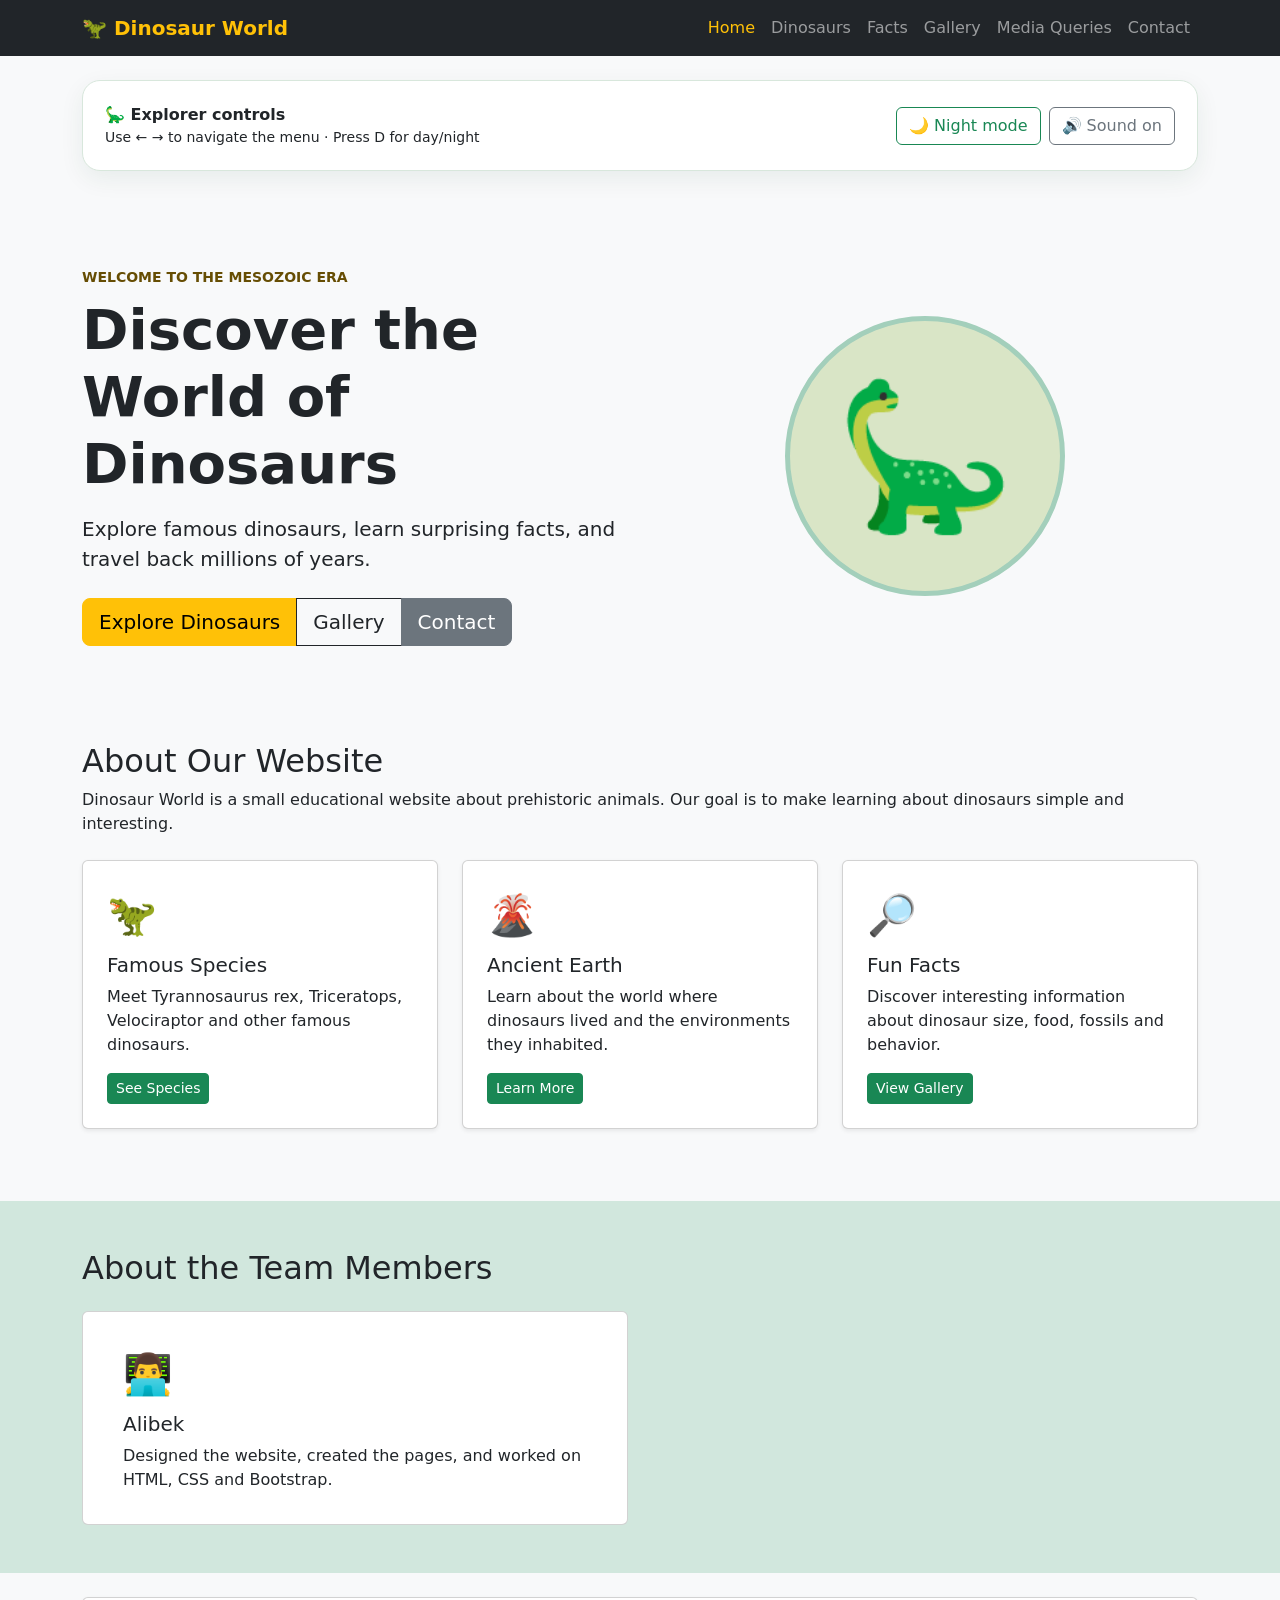
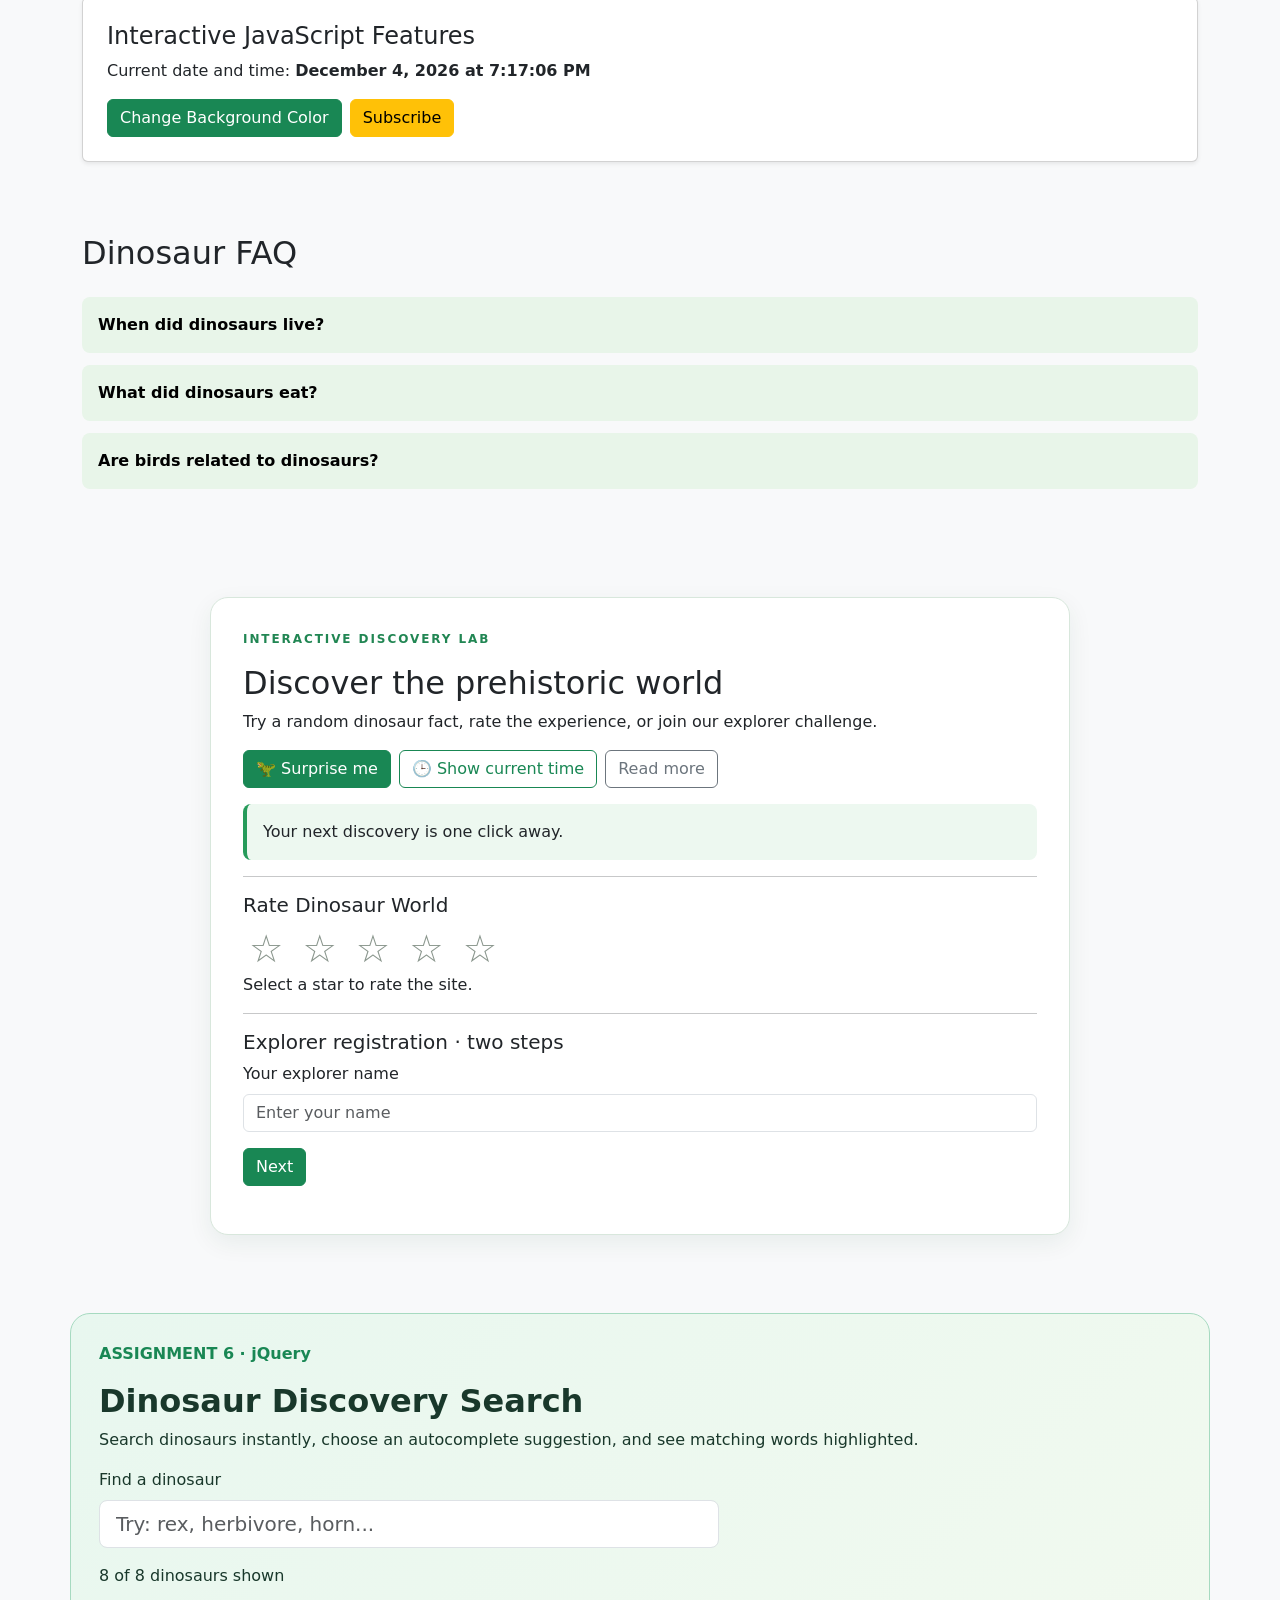
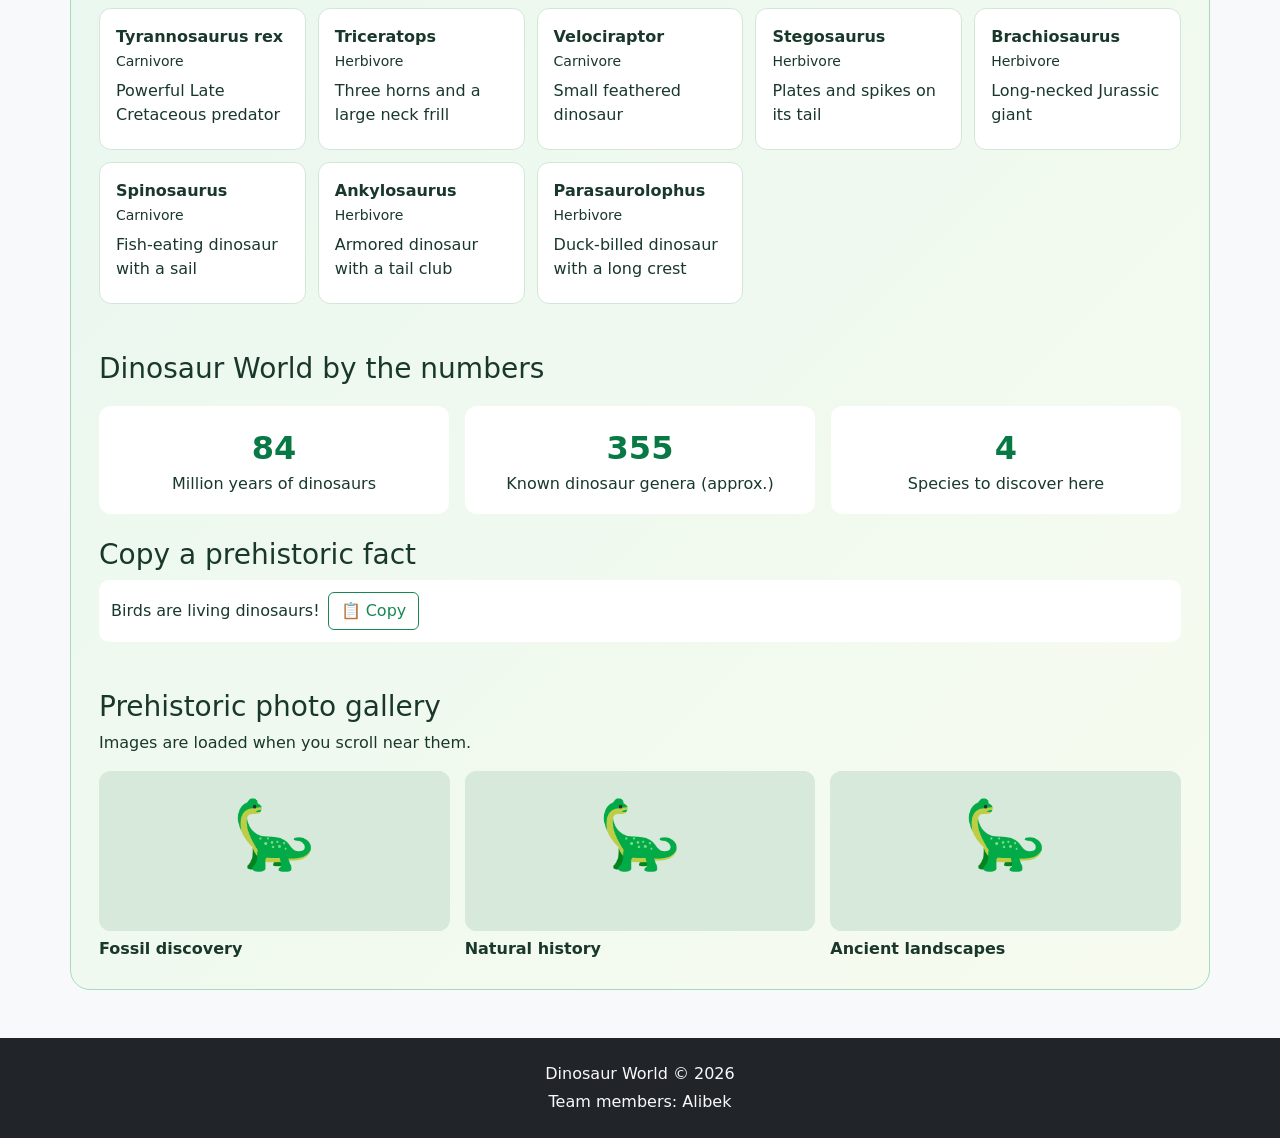
<file: dinosaur_world_bootstrap/index.html>
<!DOCTYPE html>
<html lang="en">
<head>
    <meta charset="UTF-8">
    <meta name="viewport" content="width=device-width, initial-scale=1">
    <title>Dinosaur World - Home</title>
    <link rel="stylesheet" href="css/bootstrap.min.css">
    <link rel="stylesheet" href="css/style.css">
<link rel="stylesheet" href="css/assignment6.css">
<script src="https://code.jquery.com/jquery-3.7.1.min.js"></script>
<script defer src="js/assignment6.js"></script>
</head>
<body class="bg-body-tertiary">
<a class="visually-hidden-focusable" href="#main">Skip to content</a>
<header>
    <nav class="navbar navbar-expand-lg navbar-dark bg-dark sticky-top" aria-label="Main navigation">
        <div class="container">
            <a class="navbar-brand fw-bold text-warning" href="index.html">🦖 Dinosaur World</a>
            <button class="navbar-toggler" type="button" data-bs-toggle="collapse" data-bs-target="#navMenu" aria-controls="navMenu" aria-expanded="false" aria-label="Toggle navigation">
                <span class="navbar-toggler-icon"></span>
            </button>
            <div class="collapse navbar-collapse" id="navMenu">
                <ul class="navbar-nav ms-auto mb-2 mb-lg-0"><li class="nav-item"><a class="nav-link active text-warning" href="index.html" aria-current="page">Home</a></li><li class="nav-item"><a class="nav-link" href="dinosaurs.html">Dinosaurs</a></li><li class="nav-item"><a class="nav-link" href="facts.html">Facts</a></li><li class="nav-item"><a class="nav-link" href="gallery.html">Gallery</a></li><li class="nav-item"><a class="nav-link" href="responsive.html">Media Queries</a></li><li class="nav-item"><a class="nav-link" href="contact.html">Contact</a></li></ul>
            </div>
        </div>
    </nav>
</header>
<section class="container py-4" aria-label="Assignment 5 controls"><div class="d-flex align-items-center justify-content-between flex-wrap gap-3 a5-toolbar"><div><strong>🦕 Explorer controls</strong><div class="small">Use ← → to navigate the menu · Press D for day/night</div></div><div class="d-flex gap-2"><button type="button" id="themeToggle" class="btn btn-outline-success">🌙 Night mode</button><button type="button" id="soundToggle" class="btn btn-outline-secondary" aria-pressed="true">🔊 Sound on</button></div></div></section>
<main id="main">
    <section class="container py-5 mt-lg-4">
        <div class="row align-items-center g-4">
            <div class="col-12 col-lg-6 text-center text-lg-start">
                <p class="text-warning-emphasis fw-bold small mb-2">WELCOME TO THE MESOZOIC ERA</p>
                <h1 class="display-4 fw-bold mb-3">Discover the World of Dinosaurs</h1>
                <p class="lead mb-4">Explore famous dinosaurs, learn surprising facts, and travel back millions of years.</p>
                <div class="btn-group" role="group" aria-label="Quick links">
                    <a class="btn btn-warning btn-lg" href="dinosaurs.html">Explore Dinosaurs</a>
                    <a class="btn btn-outline-dark btn-lg" href="gallery.html">Gallery</a>
                    <a class="btn btn-secondary btn-lg" href="contact.html">Contact</a>
                </div>
            </div>
            <div class="col-12 col-lg-6 d-flex justify-content-center">
                <div class="hero-dino d-flex align-items-center justify-content-center rounded-circle border border-5 border-success-subtle" role="img" aria-label="Sauropod dinosaur">🦕</div>
            </div>
        </div>
    </section>

    <section class="container py-4 py-lg-5">
        <h2 class="mb-2">About Our Website</h2>
        <p class="mb-4">Dinosaur World is a small educational website about prehistoric animals. Our goal is to make learning about dinosaurs simple and interesting.</p>
        <div class="row g-3 g-lg-4">
            <div class="col-12 col-md-6 col-lg-4">
                <article class="card h-100 shadow-sm">
                    <div class="card-body d-flex flex-column p-4">
                        <div class="fs-1 mb-2"><span role="img" aria-label="Tyrannosaurus rex icon">🦖</span></div>
                        <h3 class="card-title h5">Famous Species</h3>
                        <p class="card-text flex-grow-1">Meet Tyrannosaurus rex, Triceratops, Velociraptor and other famous dinosaurs.</p>
                        <a class="btn btn-success btn-sm align-self-start" href="dinosaurs.html">See Species</a>
                    </div>
                </article>
            </div>
            <div class="col-12 col-md-6 col-lg-4">
                <article class="card h-100 shadow-sm">
                    <div class="card-body d-flex flex-column p-4">
                        <div class="fs-1 mb-2"><span role="img" aria-label="Volcano icon">🌋</span></div>
                        <h3 class="card-title h5">Ancient Earth</h3>
                        <p class="card-text flex-grow-1">Learn about the world where dinosaurs lived and the environments they inhabited.</p>
                        <a class="btn btn-success btn-sm align-self-start" href="facts.html">Learn More</a>
                    </div>
                </article>
            </div>
            <div class="col-12 col-md-6 col-lg-4">
                <article class="card h-100 shadow-sm">
                    <div class="card-body d-flex flex-column p-4">
                        <div class="fs-1 mb-2"><span role="img" aria-label="Magnifier icon">🔎</span></div>
                        <h3 class="card-title h5">Fun Facts</h3>
                        <p class="card-text flex-grow-1">Discover interesting information about dinosaur size, food, fossils and behavior.</p>
                        <a class="btn btn-success btn-sm align-self-start" href="gallery.html">View Gallery</a>
                    </div>
                </article>
            </div>
        </div>
    </section>

    <section class="bg-success-subtle py-5 mt-4">
        <div class="container">
            <h2 class="mb-4">About the Team Members</h2>
            <div class="row g-4">
                <div class="col-12 col-sm-8 col-md-6">
                    <div class="card p-3 px-sm-4">
                        <div class="card-body text-center text-sm-start">
                            <div class="fs-1 mb-2"><span role="img" aria-label="Developer">👨‍💻</span></div>
                            <h3 class="h5">Alibek</h3>
                            <p class="mb-0">Designed the website, created the pages, and worked on HTML, CSS and Bootstrap.</p>
                        </div>
                    </div>
                </div>
            </div>
        </div>
    </section>
<section class="container py-4"><div class="card shadow-sm p-4"><h2 class="h4">Interactive JavaScript Features</h2><p>Current date and time: <strong id="currentDateTime" aria-live="off"></strong></p><div class="d-flex flex-wrap gap-2"><button type="button" class="btn btn-success" id="changeColor">Change Background Color</button><button type="button" class="btn btn-warning" id="openSubscribe">Subscribe</button></div></div></section><div class="popup-overlay" id="subscribeModal" hidden><div class="popup-box" role="dialog" aria-modal="true" aria-labelledby="popupTitle"><div class="d-flex justify-content-between align-items-center"><h2 class="h4" id="popupTitle">Subscribe to Dinosaur News</h2><button type="button" class="btn-close" id="closeSubscribe" aria-label="Close"></button></div><form id="subscribeForm"><label for="subscribeEmail" class="form-label mt-3">Email address</label><input type="email" class="form-control" id="subscribeEmail" required placeholder="you@example.com"><button class="btn btn-success mt-3" type="submit">Subscribe</button><p id="subscribeStatus" class="mt-2" aria-live="polite"></p></form></div></div><section class="container py-5" aria-label="Frequently asked questions"><h2 class="mb-4">Dinosaur FAQ</h2><div class="faq-item"><button class="faq-question" aria-expanded="false" aria-controls="faq1">When did dinosaurs live?</button><div class="faq-answer" id="faq1"><p>Dinosaurs lived during the Mesozoic Era, around 230 to 66 million years ago.</p></div></div><div class="faq-item"><button class="faq-question" aria-expanded="false" aria-controls="faq2">What did dinosaurs eat?</button><div class="faq-answer" id="faq2"><p>Some dinosaurs ate plants, while others hunted animals.</p></div></div><div class="faq-item"><button class="faq-question" aria-expanded="false" aria-controls="faq3">Are birds related to dinosaurs?</button><div class="faq-answer" id="faq3"><p>Yes. Modern birds evolved from theropod dinosaurs.</p></div></div></section><section class="container py-5"><div class="a5-panel"><p class="a5-eyebrow">INTERACTIVE DISCOVERY LAB</p><h2>Discover the prehistoric world</h2><p>Try a random dinosaur fact, rate the experience, or join our explorer challenge.</p><div class="d-flex flex-wrap gap-2 mb-3"><button id="randomFact" class="btn btn-success">🦖 Surprise me</button><button id="showTime" class="btn btn-outline-success">🕒 Show current time</button><button id="readMore" class="btn btn-outline-secondary" aria-expanded="false">Read more</button></div><p id="factOutput" class="a5-result" aria-live="polite">Your next discovery is one click away.</p><p id="timeOutput" aria-live="polite"></p><div id="extraInfo" hidden>Dinosaurs lived on Earth for over 160 million years. Birds are the only surviving dinosaur lineage.</div><hr><h3 class="h5">Rate Dinosaur World</h3><div id="ratingStars" class="a5-stars" aria-label="Rate from one to five stars"><button data-rating="1" aria-label="1 star">☆</button><button data-rating="2" aria-label="2 stars">☆</button><button data-rating="3" aria-label="3 stars">☆</button><button data-rating="4" aria-label="4 stars">☆</button><button data-rating="5" aria-label="5 stars">☆</button></div><p id="ratingMessage" aria-live="polite">Select a star to rate the site.</p><hr><h3 class="h5">Explorer registration · two steps</h3><form id="explorerForm"><div class="a5-step" data-step="0"><label for="explorerName" class="form-label">Your explorer name</label><input id="explorerName" class="form-control" required maxlength="50" placeholder="Enter your name"></div><div class="a5-step" data-step="1" hidden><label for="explorerDino" class="form-label">Favorite dinosaur</label><select id="explorerDino" class="form-select"><option>Tyrannosaurus rex</option><option>Triceratops</option><option>Stegosaurus</option><option>Velociraptor</option></select></div><div class="d-flex gap-2 mt-3"><button type="button" id="stepBack" class="btn btn-outline-secondary" hidden>Back</button><button type="button" id="stepNext" class="btn btn-success">Next</button><button type="submit" id="stepFinish" class="btn btn-success" hidden>Finish</button></div></form><p id="explorerStatus" class="mt-3" role="status"></p></div></section>
<section class="container a6-lab" id="assignment6"><p class="text-success fw-bold">ASSIGNMENT 6 · jQuery</p><h2>Dinosaur Discovery Search</h2><p>Search dinosaurs instantly, choose an autocomplete suggestion, and see matching words highlighted.</p><div class="a6-search-wrap"><label for="a6-search" class="form-label">Find a dinosaur</label><input id="a6-search" class="form-control form-control-lg" autocomplete="off" placeholder="Try: rex, herbivore, horn..." aria-controls="a6-suggestions" aria-expanded="false"><div id="a6-suggestions" class="a6-suggestions" role="listbox" hidden></div></div><p id="a6-count" class="mt-3" aria-live="polite"></p><div class="a6-grid" id="a6-results"><article class="a6-item" data-search="Tyrannosaurus rex Carnivore Powerful Late Cretaceous predator"><strong class="a6-highlight">Tyrannosaurus rex</strong><small>Carnivore</small><p class="a6-highlight">Powerful Late Cretaceous predator</p></article><article class="a6-item" data-search="Triceratops Herbivore Three horns and a large neck frill"><strong class="a6-highlight">Triceratops</strong><small>Herbivore</small><p class="a6-highlight">Three horns and a large neck frill</p></article><article class="a6-item" data-search="Velociraptor Carnivore Small feathered dinosaur"><strong class="a6-highlight">Velociraptor</strong><small>Carnivore</small><p class="a6-highlight">Small feathered dinosaur</p></article><article class="a6-item" data-search="Stegosaurus Herbivore Plates and spikes on its tail"><strong class="a6-highlight">Stegosaurus</strong><small>Herbivore</small><p class="a6-highlight">Plates and spikes on its tail</p></article><article class="a6-item" data-search="Brachiosaurus Herbivore Long-necked Jurassic giant"><strong class="a6-highlight">Brachiosaurus</strong><small>Herbivore</small><p class="a6-highlight">Long-necked Jurassic giant</p></article><article class="a6-item" data-search="Spinosaurus Carnivore Fish-eating dinosaur with a sail"><strong class="a6-highlight">Spinosaurus</strong><small>Carnivore</small><p class="a6-highlight">Fish-eating dinosaur with a sail</p></article><article class="a6-item" data-search="Ankylosaurus Herbivore Armored dinosaur with a tail club"><strong class="a6-highlight">Ankylosaurus</strong><small>Herbivore</small><p class="a6-highlight">Armored dinosaur with a tail club</p></article><article class="a6-item" data-search="Parasaurolophus Herbivore Duck-billed dinosaur with a long crest"><strong class="a6-highlight">Parasaurolophus</strong><small>Herbivore</small><p class="a6-highlight">Duck-billed dinosaur with a long crest</p></article></div><h3 class="mt-5">Dinosaur World by the numbers</h3><div class="a6-stats"><div class="a6-stat"><strong class="a6-counter" data-target="165">0</strong>Million years of dinosaurs</div><div class="a6-stat"><strong class="a6-counter" data-target="700">0</strong>Known dinosaur genera (approx.)</div><div class="a6-stat"><strong class="a6-counter" data-target="8">0</strong>Species to discover here</div></div><h3 class="mt-4">Copy a prehistoric fact</h3><div class="a6-copy"><span id="a6-fact">Birds are living dinosaurs!</span><button id="a6-copy" class="btn btn-outline-success" type="button">📋 Copy</button><span id="a6-tooltip" class="a6-tooltip" role="status"></span></div><h3 class="mt-5">Prehistoric photo gallery</h3><p>Images are loaded when you scroll near them.</p><div class="a6-lazy-grid"><figure><img class="a6-lazy" data-src="data:image/svg+xml,%3Csvg%20xmlns%3D%22http%3A//www.w3.org/2000/svg%22%20width%3D%22520%22%20height%3D%22320%22%3E%3Crect%20width%3D%22520%22%20height%3D%22320%22%20fill%3D%22%23d7e9db%22/%3E%3Ctext%20x%3D%22260%22%20y%3D%22170%22%20font-size%3D%22100%22%20text-anchor%3D%22middle%22%3E%F0%9F%A6%95%3C/text%3E%3C/svg%3E" alt="Fossil discovery illustration" width="260" height="160"><figcaption>Fossil discovery</figcaption></figure><figure><img class="a6-lazy" data-src="data:image/svg+xml,%3Csvg%20xmlns%3D%22http%3A//www.w3.org/2000/svg%22%20width%3D%22520%22%20height%3D%22320%22%3E%3Crect%20width%3D%22520%22%20height%3D%22320%22%20fill%3D%22%23d7e9db%22/%3E%3Ctext%20x%3D%22260%22%20y%3D%22170%22%20font-size%3D%22100%22%20text-anchor%3D%22middle%22%3E%F0%9F%A6%95%3C/text%3E%3C/svg%3E" alt="Natural history illustration" width="260" height="160"><figcaption>Natural history</figcaption></figure><figure><img class="a6-lazy" data-src="data:image/svg+xml,%3Csvg%20xmlns%3D%22http%3A//www.w3.org/2000/svg%22%20width%3D%22520%22%20height%3D%22320%22%3E%3Crect%20width%3D%22520%22%20height%3D%22320%22%20fill%3D%22%23d7e9db%22/%3E%3Ctext%20x%3D%22260%22%20y%3D%22170%22%20font-size%3D%22100%22%20text-anchor%3D%22middle%22%3E%F0%9F%A6%95%3C/text%3E%3C/svg%3E" alt="Ancient landscapes illustration" width="260" height="160"><figcaption>Ancient landscapes</figcaption></figure></div></section>
</main>
<footer class="bg-dark text-light text-center py-4 mt-5">
    <p class="mb-1">Dinosaur World © 2026</p>
    <p class="mb-0">Team members: Alibek</p>
</footer>
<script src="js/bootstrap.bundle.min.js"></script>
<script src="js/assignment4.js"></script>
<script src="js/assignment5.js"></script>
<div id="a6-progress" aria-hidden="true"></div>
</body>
</html>
</file>
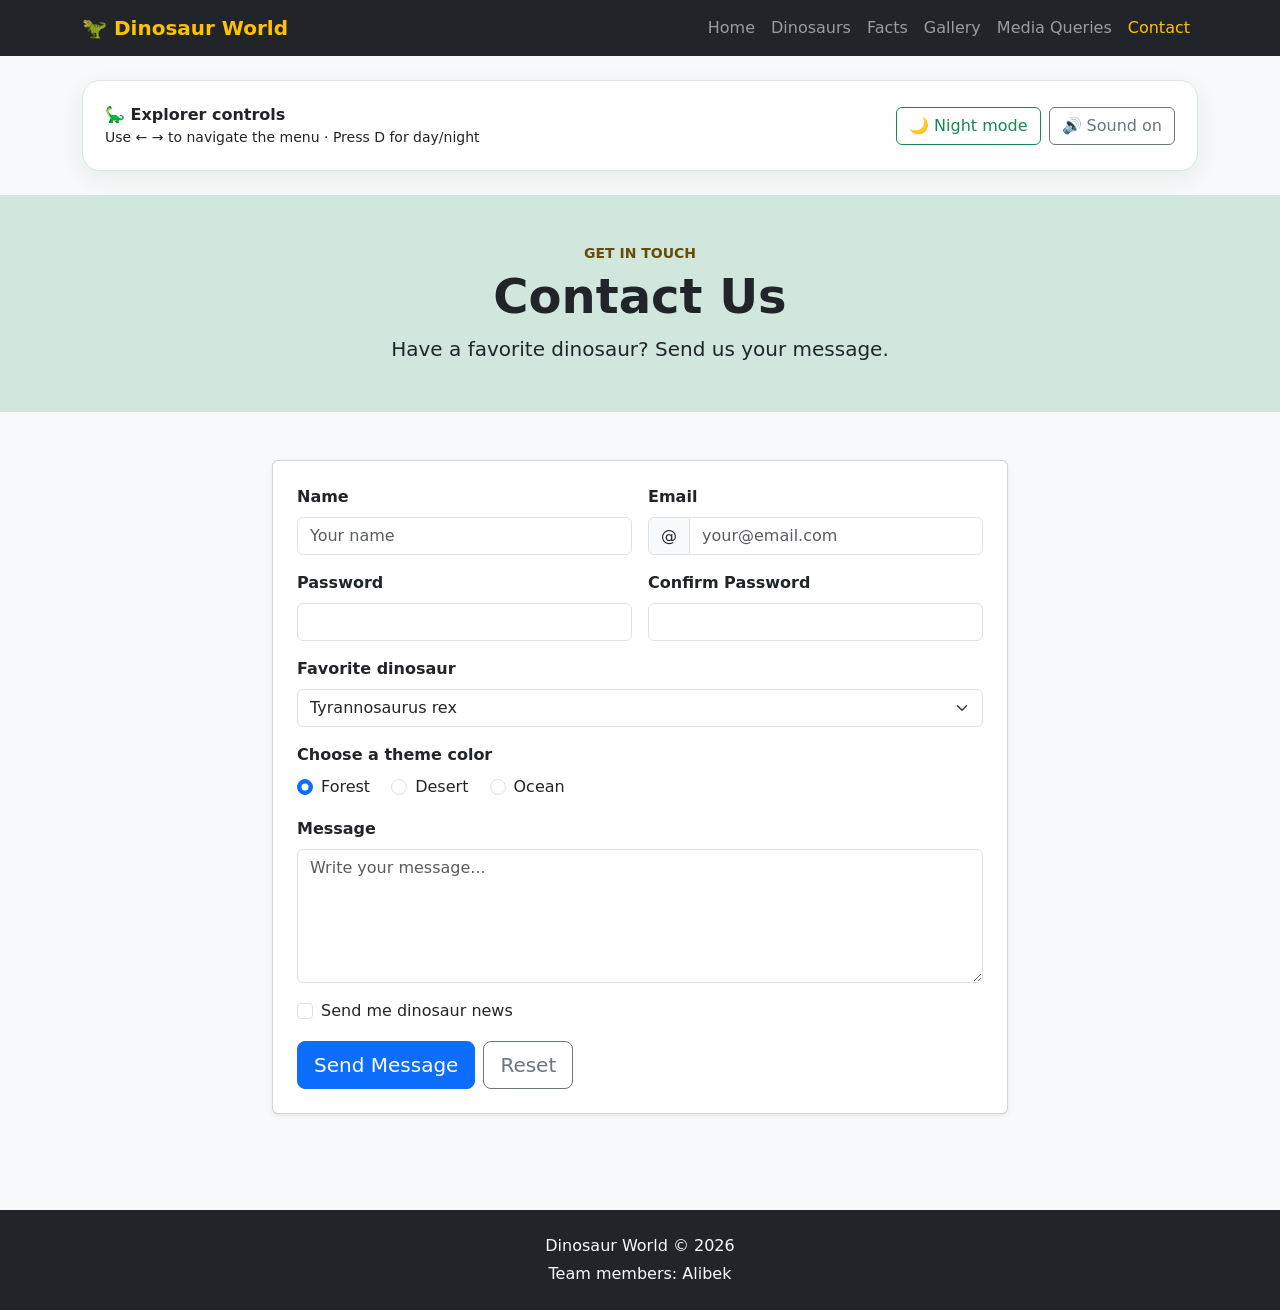
<file: dinosaur_world_bootstrap/contact.html>
<!DOCTYPE html>
<html lang="en">
<head>
    <meta charset="UTF-8">
    <meta name="viewport" content="width=device-width, initial-scale=1">
    <title>Dinosaur World - Contact</title>
    <link rel="stylesheet" href="css/bootstrap.min.css">
    <link rel="stylesheet" href="css/style.css">
<link rel="stylesheet" href="css/assignment6.css">
<script src="https://code.jquery.com/jquery-3.7.1.min.js"></script>
<script defer src="js/assignment6.js"></script>
</head>
<body class="bg-body-tertiary">
<a class="visually-hidden-focusable" href="#main">Skip to content</a>
<header>
    <nav class="navbar navbar-expand-lg navbar-dark bg-dark sticky-top" aria-label="Main navigation">
        <div class="container">
            <a class="navbar-brand fw-bold text-warning" href="index.html">🦖 Dinosaur World</a>
            <button class="navbar-toggler" type="button" data-bs-toggle="collapse" data-bs-target="#navMenu" aria-controls="navMenu" aria-expanded="false" aria-label="Toggle navigation">
                <span class="navbar-toggler-icon"></span>
            </button>
            <div class="collapse navbar-collapse" id="navMenu">
                <ul class="navbar-nav ms-auto mb-2 mb-lg-0"><li class="nav-item"><a class="nav-link" href="index.html">Home</a></li><li class="nav-item"><a class="nav-link" href="dinosaurs.html">Dinosaurs</a></li><li class="nav-item"><a class="nav-link" href="facts.html">Facts</a></li><li class="nav-item"><a class="nav-link" href="gallery.html">Gallery</a></li><li class="nav-item"><a class="nav-link" href="responsive.html">Media Queries</a></li><li class="nav-item"><a class="nav-link active text-warning" href="contact.html" aria-current="page">Contact</a></li></ul>
            </div>
        </div>
    </nav>
</header>
<section class="container py-4" aria-label="Assignment 5 controls"><div class="d-flex align-items-center justify-content-between flex-wrap gap-3 a5-toolbar"><div><strong>🦕 Explorer controls</strong><div class="small">Use ← → to navigate the menu · Press D for day/night</div></div><div class="d-flex gap-2"><button type="button" id="themeToggle" class="btn btn-outline-success">🌙 Night mode</button><button type="button" id="soundToggle" class="btn btn-outline-secondary" aria-pressed="true">🔊 Sound on</button></div></div></section>
<main id="main">
    <section class="bg-success-subtle text-center py-5 px-3">
        <p class="text-warning-emphasis fw-bold small mb-1">GET IN TOUCH</p>
        <h1 class="display-5 fw-bold">Contact Us</h1>
        <p class="lead mb-0">Have a favorite dinosaur? Send us your message.</p>
    </section>

    <section class="container py-5">
        <div class="row justify-content-center">
            <div class="col-12 col-md-10 col-lg-8">
                <form id="validatedForm" class="card card-body p-3 p-md-4 shadow-sm" novalidate>
                    <div class="row g-3">
                        <div class="col-12 col-md-6">
                            <label for="name" class="form-label fw-bold">Name</label>
                            <input type="text" class="form-control" id="name" name="name" placeholder="Your name" required>
                        </div>
                        <div class="col-12 col-md-6">
                            <label for="email" class="form-label fw-bold">Email</label>
                            <div class="input-group">
                                <span class="input-group-text" id="at">@</span>
                                <input type="email" class="form-control" id="email" name="email" placeholder="your@email.com" aria-describedby="at" required>
                            </div>
                        </div>
                        <div class="col-12 col-md-6"><label for="password" class="form-label fw-bold">Password</label><input type="password" class="form-control" id="password" minlength="8" required></div><div class="col-12 col-md-6"><label for="confirmPassword" class="form-label fw-bold">Confirm Password</label><input type="password" class="form-control" id="confirmPassword" required></div><div class="col-12">
                            <label for="dinosaur" class="form-label fw-bold">Favorite dinosaur</label>
                            <select class="form-select" id="dinosaur" name="dinosaur">
                                <option>Tyrannosaurus rex</option><option>Triceratops</option><option>Velociraptor</option><option>Brachiosaurus</option>
                            </select>
                        </div>
                        <fieldset class="col-12">
                            <legend class="form-label fw-bold fs-6">Choose a theme color</legend>
                            <div class="form-check form-check-inline"><input class="form-check-input" type="radio" name="theme" id="forest" value="forest" checked><label class="form-check-label" for="forest">Forest</label></div>
                            <div class="form-check form-check-inline"><input class="form-check-input" type="radio" name="theme" id="desert" value="desert"><label class="form-check-label" for="desert">Desert</label></div>
                            <div class="form-check form-check-inline"><input class="form-check-input" type="radio" name="theme" id="ocean" value="ocean"><label class="form-check-label" for="ocean">Ocean</label></div>
                        </fieldset>
                        <div class="col-12">
                            <label for="message" class="form-label fw-bold">Message</label>
                            <textarea class="form-control" id="message" name="message" rows="5" placeholder="Write your message..." required></textarea>
                        </div>
                        <div class="col-12">
                            <div class="form-check"><input class="form-check-input" type="checkbox" id="news"><label class="form-check-label" for="news">Send me dinosaur news</label></div>
                        </div>
                        <div class="col-12 d-grid d-sm-flex gap-2">
                            <button type="submit" class="btn btn-primary btn-lg">Send Message</button>
                            <button type="reset" class="btn btn-outline-secondary btn-lg">Reset</button>
                        </div>
                    </div>
                <div id="formResult" role="status" aria-live="polite"></div></form>
            </div>
        </div>
    </section>
</main>
<footer class="bg-dark text-light text-center py-4 mt-5">
    <p class="mb-1">Dinosaur World © 2026</p>
    <p class="mb-0">Team members: Alibek</p>
</footer>
<script src="js/bootstrap.bundle.min.js"></script>
<script src="js/assignment4.js"></script>
<script src="js/assignment5.js"></script>
<div id="a6-progress" aria-hidden="true"></div>
</body>
</html>
</file>
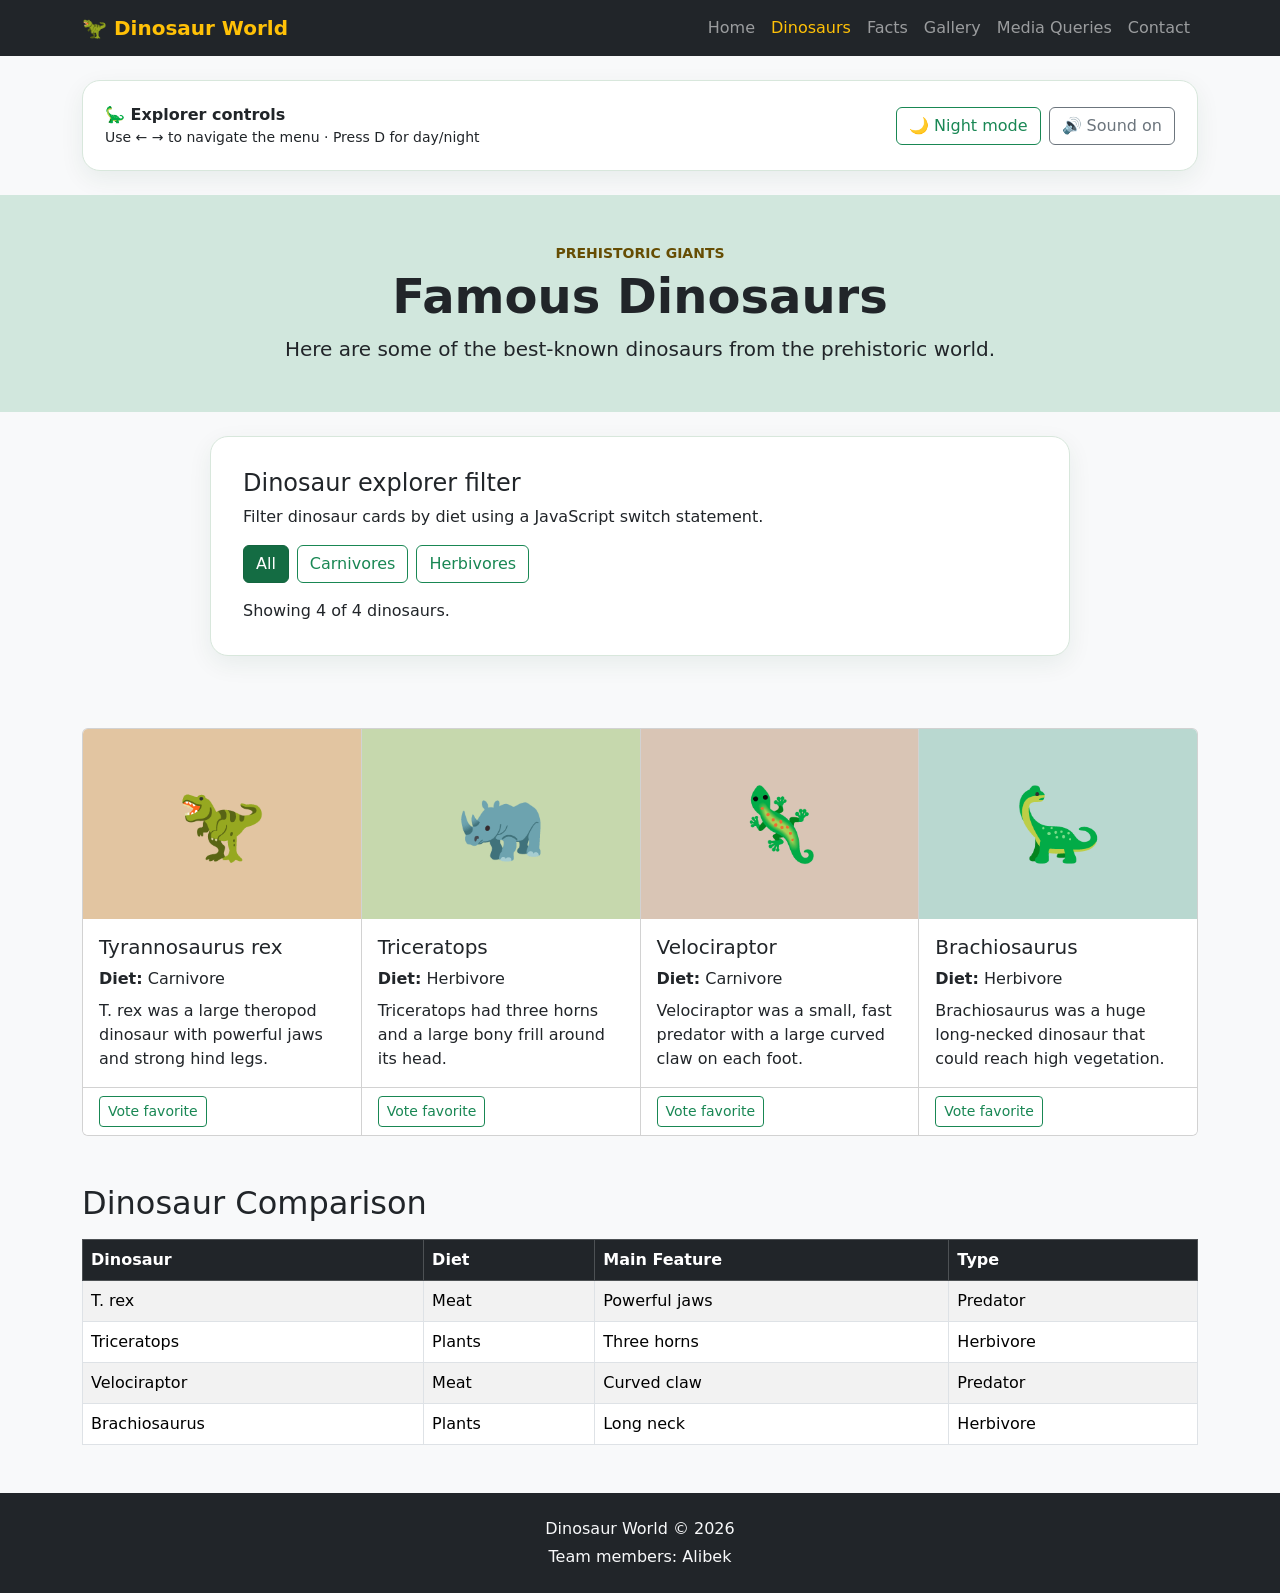
<file: dinosaur_world_bootstrap/dinosaurs.html>
<!DOCTYPE html>
<html lang="en">
<head>
    <meta charset="UTF-8">
    <meta name="viewport" content="width=device-width, initial-scale=1">
    <title>Dinosaur World - Dinosaurs</title>
    <link rel="stylesheet" href="css/bootstrap.min.css">
    <link rel="stylesheet" href="css/style.css">
<link rel="stylesheet" href="css/assignment6.css">
<script src="https://code.jquery.com/jquery-3.7.1.min.js"></script>
<script defer src="js/assignment6.js"></script>
</head>
<body class="bg-body-tertiary">
<a class="visually-hidden-focusable" href="#main">Skip to content</a>
<header>
    <nav class="navbar navbar-expand-lg navbar-dark bg-dark sticky-top" aria-label="Main navigation">
        <div class="container">
            <a class="navbar-brand fw-bold text-warning" href="index.html">🦖 Dinosaur World</a>
            <button class="navbar-toggler" type="button" data-bs-toggle="collapse" data-bs-target="#navMenu" aria-controls="navMenu" aria-expanded="false" aria-label="Toggle navigation">
                <span class="navbar-toggler-icon"></span>
            </button>
            <div class="collapse navbar-collapse" id="navMenu">
                <ul class="navbar-nav ms-auto mb-2 mb-lg-0"><li class="nav-item"><a class="nav-link" href="index.html">Home</a></li><li class="nav-item"><a class="nav-link active text-warning" href="dinosaurs.html" aria-current="page">Dinosaurs</a></li><li class="nav-item"><a class="nav-link" href="facts.html">Facts</a></li><li class="nav-item"><a class="nav-link" href="gallery.html">Gallery</a></li><li class="nav-item"><a class="nav-link" href="responsive.html">Media Queries</a></li><li class="nav-item"><a class="nav-link" href="contact.html">Contact</a></li></ul>
            </div>
        </div>
    </nav>
</header>
<section class="container py-4" aria-label="Assignment 5 controls"><div class="d-flex align-items-center justify-content-between flex-wrap gap-3 a5-toolbar"><div><strong>🦕 Explorer controls</strong><div class="small">Use ← → to navigate the menu · Press D for day/night</div></div><div class="d-flex gap-2"><button type="button" id="themeToggle" class="btn btn-outline-success">🌙 Night mode</button><button type="button" id="soundToggle" class="btn btn-outline-secondary" aria-pressed="true">🔊 Sound on</button></div></div></section>
<main id="main">
    <section class="bg-success-subtle text-center py-5 px-3">
        <p class="text-warning-emphasis fw-bold small mb-1">PREHISTORIC GIANTS</p>
        <h1 class="display-5 fw-bold">Famous Dinosaurs</h1>
        <p class="lead mb-0">Here are some of the best-known dinosaurs from the prehistoric world.</p>
    </section>

<section class="container py-4"><div class="a5-panel"><h2 class="h4">Dinosaur explorer filter</h2><p>Filter dinosaur cards by diet using a JavaScript switch statement.</p><div class="d-flex gap-2 flex-wrap" id="dietFilters"><button class="btn btn-success active" data-diet="all">All</button><button class="btn btn-outline-success" data-diet="carnivore">Carnivores</button><button class="btn btn-outline-success" data-diet="herbivore">Herbivores</button></div><p id="filterCount" class="mt-3 mb-0" aria-live="polite"></p></div></section>
    <section class="container py-5">
        <div class="card-group">
            <div class="card a5-dino-card" data-diet="carnivore">
                <div class="tile t1 d-flex align-items-center justify-content-center card-img-top" role="img" aria-label="T-rex">🦖</div>
                <div class="card-body">
                    <h2 class="card-title h5">Tyrannosaurus rex</h2>
                    <p class="card-text mb-2"><strong>Diet:</strong> Carnivore</p>
                    <p class="card-text">T. rex was a large theropod dinosaur with powerful jaws and strong hind legs.</p>
                </div>
                <div class="card-footer bg-white"><a class="btn btn-outline-success btn-sm" href="contact.html">Vote favorite</a></div>
            </div>
            <div class="card a5-dino-card" data-diet="herbivore">
                <div class="tile t2 d-flex align-items-center justify-content-center card-img-top" role="img" aria-label="Rhino">🦏</div>
                <div class="card-body">
                    <h2 class="card-title h5">Triceratops</h2>
                    <p class="card-text mb-2"><strong>Diet:</strong> Herbivore</p>
                    <p class="card-text">Triceratops had three horns and a large bony frill around its head.</p>
                </div>
                <div class="card-footer bg-white"><a class="btn btn-outline-success btn-sm" href="contact.html">Vote favorite</a></div>
            </div>
            <div class="card a5-dino-card" data-diet="carnivore">
                <div class="tile t3 d-flex align-items-center justify-content-center card-img-top" role="img" aria-label="Lizard">🦎</div>
                <div class="card-body">
                    <h2 class="card-title h5">Velociraptor</h2>
                    <p class="card-text mb-2"><strong>Diet:</strong> Carnivore</p>
                    <p class="card-text">Velociraptor was a small, fast predator with a large curved claw on each foot.</p>
                </div>
                <div class="card-footer bg-white"><a class="btn btn-outline-success btn-sm" href="contact.html">Vote favorite</a></div>
            </div>
            <div class="card a5-dino-card" data-diet="herbivore">
                <div class="tile t4 d-flex align-items-center justify-content-center card-img-top" role="img" aria-label="Sauropod">🦕</div>
                <div class="card-body">
                    <h2 class="card-title h5">Brachiosaurus</h2>
                    <p class="card-text mb-2"><strong>Diet:</strong> Herbivore</p>
                    <p class="card-text">Brachiosaurus was a huge long-necked dinosaur that could reach high vegetation.</p>
                </div>
                <div class="card-footer bg-white"><a class="btn btn-outline-success btn-sm" href="contact.html">Vote favorite</a></div>
            </div>
        </div>
    </section>

    <section class="container">
        <h2 class="mb-3">Dinosaur Comparison</h2>
        <div class="table-responsive">
            <table class="table table-striped table-bordered bg-white mb-0">
                <thead class="table-dark"><tr><th scope="col">Dinosaur</th><th scope="col">Diet</th><th scope="col">Main Feature</th><th scope="col">Type</th></tr></thead>
                <tbody><tr><td>T. rex</td><td>Meat</td><td>Powerful jaws</td><td>Predator</td></tr><tr><td>Triceratops</td><td>Plants</td><td>Three horns</td><td>Herbivore</td></tr><tr><td>Velociraptor</td><td>Meat</td><td>Curved claw</td><td>Predator</td></tr><tr><td>Brachiosaurus</td><td>Plants</td><td>Long neck</td><td>Herbivore</td></tr></tbody>
            </table>
        </div>
    </section>
</main>
<footer class="bg-dark text-light text-center py-4 mt-5">
    <p class="mb-1">Dinosaur World © 2026</p>
    <p class="mb-0">Team members: Alibek</p>
</footer>
<script src="js/bootstrap.bundle.min.js"></script>
<script src="js/assignment4.js"></script>
<script src="js/assignment5.js"></script>
<div id="a6-progress" aria-hidden="true"></div>
</body>
</html>
</file>
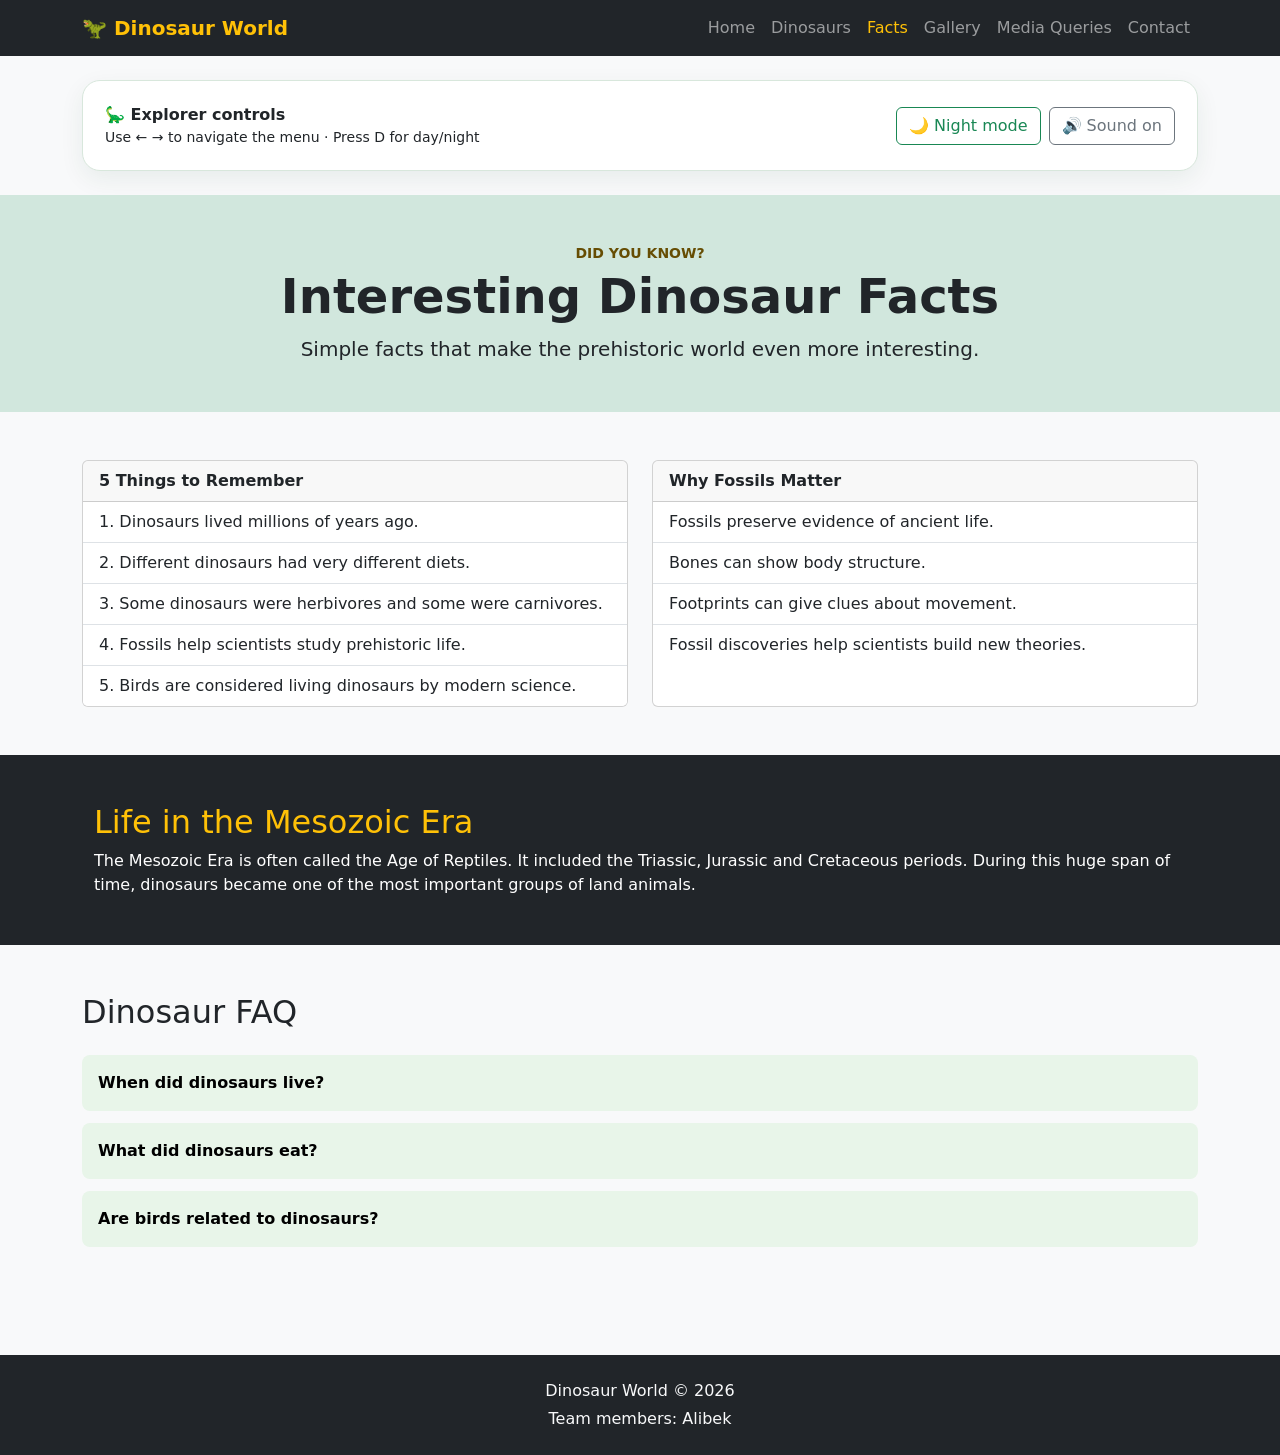
<file: dinosaur_world_bootstrap/facts.html>
<!DOCTYPE html>
<html lang="en">
<head>
    <meta charset="UTF-8">
    <meta name="viewport" content="width=device-width, initial-scale=1">
    <title>Dinosaur World - Facts</title>
    <link rel="stylesheet" href="css/bootstrap.min.css">
    <link rel="stylesheet" href="css/style.css">
<link rel="stylesheet" href="css/assignment6.css">
<script src="https://code.jquery.com/jquery-3.7.1.min.js"></script>
<script defer src="js/assignment6.js"></script>
</head>
<body class="bg-body-tertiary">
<a class="visually-hidden-focusable" href="#main">Skip to content</a>
<header>
    <nav class="navbar navbar-expand-lg navbar-dark bg-dark sticky-top" aria-label="Main navigation">
        <div class="container">
            <a class="navbar-brand fw-bold text-warning" href="index.html">🦖 Dinosaur World</a>
            <button class="navbar-toggler" type="button" data-bs-toggle="collapse" data-bs-target="#navMenu" aria-controls="navMenu" aria-expanded="false" aria-label="Toggle navigation">
                <span class="navbar-toggler-icon"></span>
            </button>
            <div class="collapse navbar-collapse" id="navMenu">
                <ul class="navbar-nav ms-auto mb-2 mb-lg-0"><li class="nav-item"><a class="nav-link" href="index.html">Home</a></li><li class="nav-item"><a class="nav-link" href="dinosaurs.html">Dinosaurs</a></li><li class="nav-item"><a class="nav-link active text-warning" href="facts.html" aria-current="page">Facts</a></li><li class="nav-item"><a class="nav-link" href="gallery.html">Gallery</a></li><li class="nav-item"><a class="nav-link" href="responsive.html">Media Queries</a></li><li class="nav-item"><a class="nav-link" href="contact.html">Contact</a></li></ul>
            </div>
        </div>
    </nav>
</header>
<section class="container py-4" aria-label="Assignment 5 controls"><div class="d-flex align-items-center justify-content-between flex-wrap gap-3 a5-toolbar"><div><strong>🦕 Explorer controls</strong><div class="small">Use ← → to navigate the menu · Press D for day/night</div></div><div class="d-flex gap-2"><button type="button" id="themeToggle" class="btn btn-outline-success">🌙 Night mode</button><button type="button" id="soundToggle" class="btn btn-outline-secondary" aria-pressed="true">🔊 Sound on</button></div></div></section>
<main id="main">
    <section class="bg-success-subtle text-center py-5 px-3">
        <p class="text-warning-emphasis fw-bold small mb-1">DID YOU KNOW?</p>
        <h1 class="display-5 fw-bold">Interesting Dinosaur Facts</h1>
        <p class="lead mb-0">Simple facts that make the prehistoric world even more interesting.</p>
    </section>

    <section class="container py-5">
        <div class="row g-4">
            <div class="col-12 col-md-6">
                <div class="card h-100"><div class="card-header fw-bold">5 Things to Remember</div>
                <ol class="list-group list-group-flush list-group-numbered"><li class="list-group-item">Dinosaurs lived millions of years ago.</li><li class="list-group-item">Different dinosaurs had very different diets.</li><li class="list-group-item">Some dinosaurs were herbivores and some were carnivores.</li><li class="list-group-item">Fossils help scientists study prehistoric life.</li><li class="list-group-item">Birds are considered living dinosaurs by modern science.</li></ol></div>
            </div>
            <div class="col-12 col-md-6">
                <div class="card h-100"><div class="card-header fw-bold">Why Fossils Matter</div>
                <ul class="list-group list-group-flush"><li class="list-group-item">Fossils preserve evidence of ancient life.</li><li class="list-group-item">Bones can show body structure.</li><li class="list-group-item">Footprints can give clues about movement.</li><li class="list-group-item">Fossil discoveries help scientists build new theories.</li></ul></div>
            </div>
        </div>
    </section>

    <section class="bg-dark text-white py-5">
        <div class="container px-3 px-sm-4">
            <h2 class="text-warning">Life in the Mesozoic Era</h2>
            <p class="mb-0">The Mesozoic Era is often called the Age of Reptiles. It included the Triassic, Jurassic and Cretaceous periods. During this huge span of time, dinosaurs became one of the most important groups of land animals.</p>
        </div>
    </section>
<section class="container py-5" aria-label="Frequently asked questions"><h2 class="mb-4">Dinosaur FAQ</h2><div class="faq-item"><button class="faq-question" aria-expanded="false" aria-controls="faq1">When did dinosaurs live?</button><div class="faq-answer" id="faq1"><p>Dinosaurs lived during the Mesozoic Era, around 230 to 66 million years ago.</p></div></div><div class="faq-item"><button class="faq-question" aria-expanded="false" aria-controls="faq2">What did dinosaurs eat?</button><div class="faq-answer" id="faq2"><p>Some dinosaurs ate plants, while others hunted animals.</p></div></div><div class="faq-item"><button class="faq-question" aria-expanded="false" aria-controls="faq3">Are birds related to dinosaurs?</button><div class="faq-answer" id="faq3"><p>Yes. Modern birds evolved from theropod dinosaurs.</p></div></div></section></main>
<footer class="bg-dark text-light text-center py-4 mt-5">
    <p class="mb-1">Dinosaur World © 2026</p>
    <p class="mb-0">Team members: Alibek</p>
</footer>
<script src="js/bootstrap.bundle.min.js"></script>
<script src="js/assignment4.js"></script>
<script src="js/assignment5.js"></script>
<div id="a6-progress" aria-hidden="true"></div>
</body>
</html>
</file>
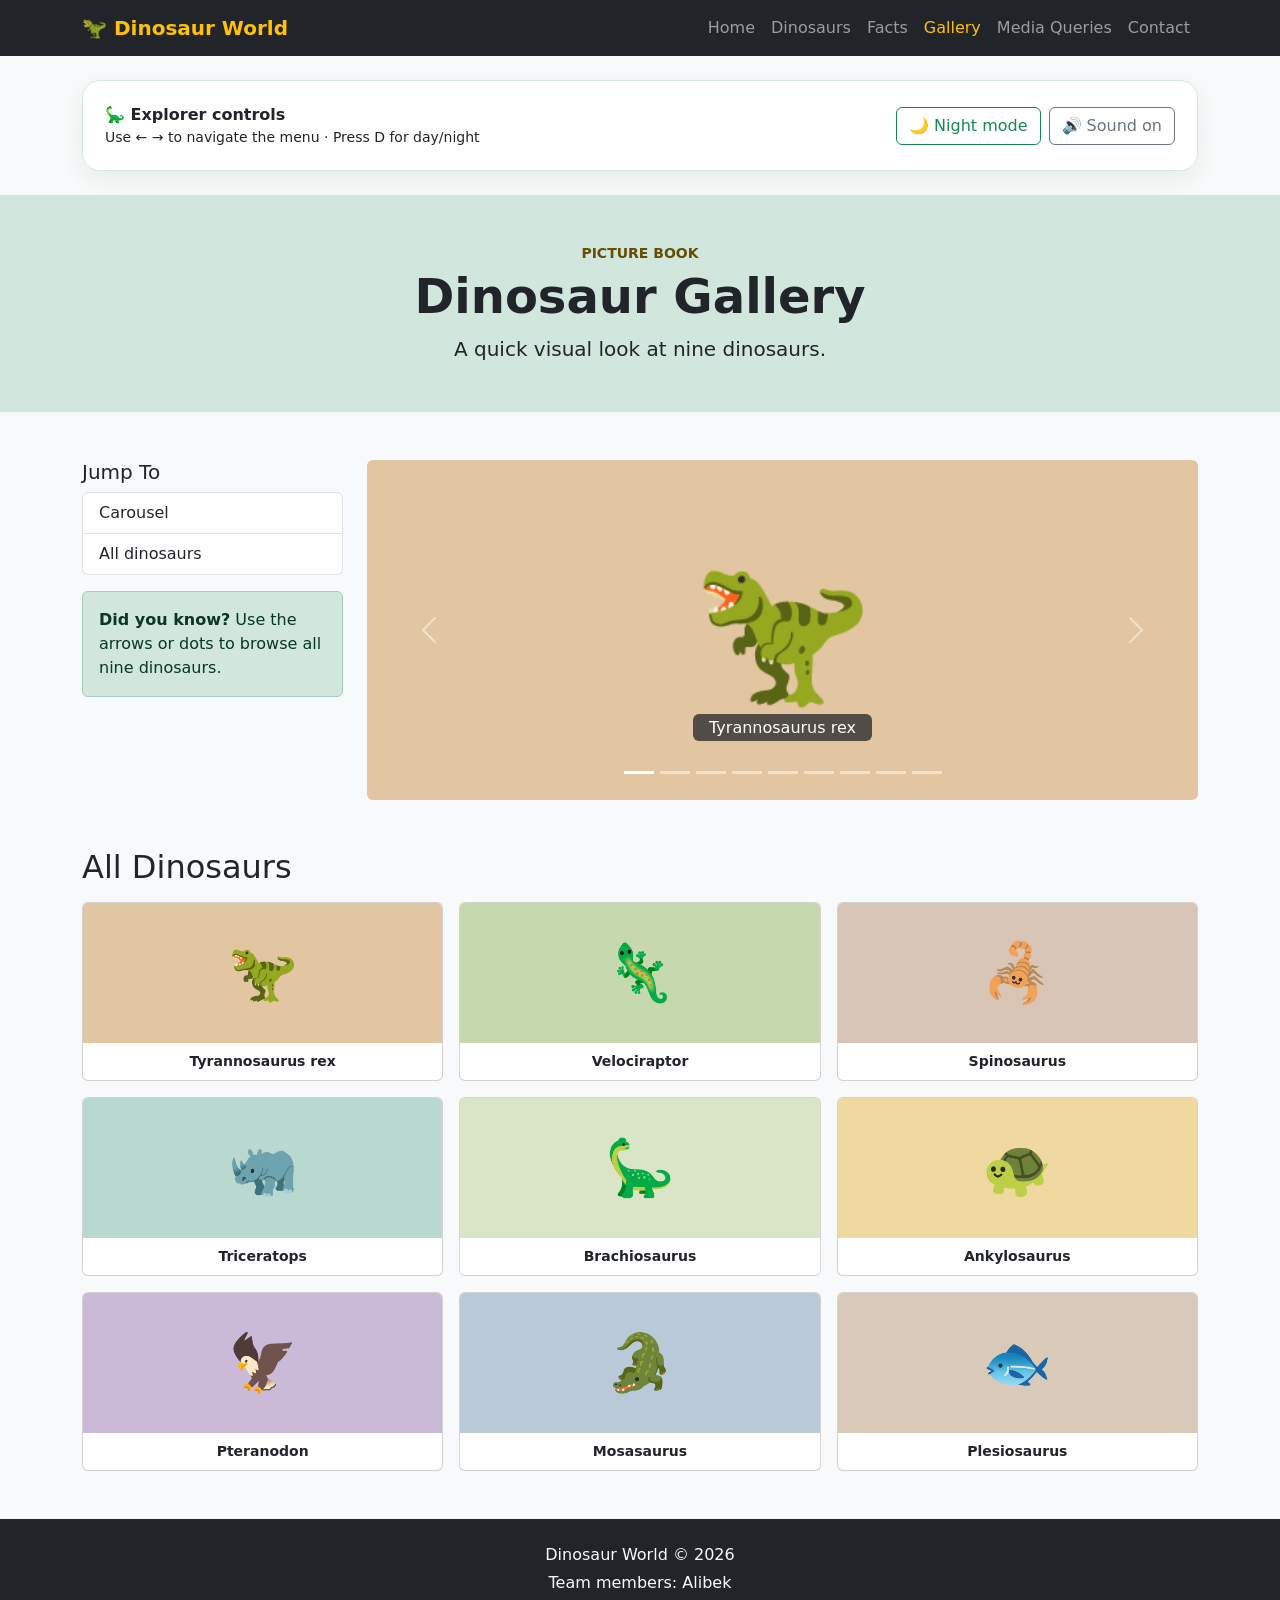
<file: dinosaur_world_bootstrap/gallery.html>
<!DOCTYPE html>
<html lang="en">
<head>
    <meta charset="UTF-8">
    <meta name="viewport" content="width=device-width, initial-scale=1">
    <title>Dinosaur World - Gallery</title>
    <link rel="stylesheet" href="css/bootstrap.min.css">
    <link rel="stylesheet" href="css/style.css">
<link rel="stylesheet" href="css/assignment6.css">
<script src="https://code.jquery.com/jquery-3.7.1.min.js"></script>
<script defer src="js/assignment6.js"></script>
</head>
<body class="bg-body-tertiary">
<a class="visually-hidden-focusable" href="#main">Skip to content</a>
<header>
    <nav class="navbar navbar-expand-lg navbar-dark bg-dark sticky-top" aria-label="Main navigation">
        <div class="container">
            <a class="navbar-brand fw-bold text-warning" href="index.html">🦖 Dinosaur World</a>
            <button class="navbar-toggler" type="button" data-bs-toggle="collapse" data-bs-target="#navMenu" aria-controls="navMenu" aria-expanded="false" aria-label="Toggle navigation">
                <span class="navbar-toggler-icon"></span>
            </button>
            <div class="collapse navbar-collapse" id="navMenu">
                <ul class="navbar-nav ms-auto mb-2 mb-lg-0"><li class="nav-item"><a class="nav-link" href="index.html">Home</a></li><li class="nav-item"><a class="nav-link" href="dinosaurs.html">Dinosaurs</a></li><li class="nav-item"><a class="nav-link" href="facts.html">Facts</a></li><li class="nav-item"><a class="nav-link active text-warning" href="gallery.html" aria-current="page">Gallery</a></li><li class="nav-item"><a class="nav-link" href="responsive.html">Media Queries</a></li><li class="nav-item"><a class="nav-link" href="contact.html">Contact</a></li></ul>
            </div>
        </div>
    </nav>
</header>
<section class="container py-4" aria-label="Assignment 5 controls"><div class="d-flex align-items-center justify-content-between flex-wrap gap-3 a5-toolbar"><div><strong>🦕 Explorer controls</strong><div class="small">Use ← → to navigate the menu · Press D for day/night</div></div><div class="d-flex gap-2"><button type="button" id="themeToggle" class="btn btn-outline-success">🌙 Night mode</button><button type="button" id="soundToggle" class="btn btn-outline-secondary" aria-pressed="true">🔊 Sound on</button></div></div></section>
<main id="main">
    <section class="bg-success-subtle text-center py-5 px-3">
        <p class="text-warning-emphasis fw-bold small mb-1">PICTURE BOOK</p>
        <h1 class="display-5 fw-bold">Dinosaur Gallery</h1>
        <p class="lead mb-0">A quick visual look at nine dinosaurs.</p>
    </section>

    <section class="container py-5">
        <div class="row g-4">
            <aside class="col-12 col-lg-3">
                <h2 class="h5">Jump To</h2>
                <div class="list-group mb-3">
                    <a class="list-group-item list-group-item-action" href="#slider">Carousel</a>
                    <a class="list-group-item list-group-item-action" href="#thumbs">All dinosaurs</a>
                </div>
                <div class="alert alert-success mb-0" role="note"><strong>Did you know?</strong> Use the arrows or dots to browse all nine dinosaurs.</div>
            </aside>
            <div class="col-12 col-lg-9" id="slider">
                <div id="dinoCarousel" class="carousel slide" data-bs-ride="carousel" aria-label="Dinosaur carousel">
                    <div class="carousel-indicators"><button type="button" data-bs-target="#dinoCarousel" data-bs-slide-to="0" class="active" aria-current="true" aria-label="Slide 1"></button><button type="button" data-bs-target="#dinoCarousel" data-bs-slide-to="1" aria-label="Slide 2"></button><button type="button" data-bs-target="#dinoCarousel" data-bs-slide-to="2" aria-label="Slide 3"></button><button type="button" data-bs-target="#dinoCarousel" data-bs-slide-to="3" aria-label="Slide 4"></button><button type="button" data-bs-target="#dinoCarousel" data-bs-slide-to="4" aria-label="Slide 5"></button><button type="button" data-bs-target="#dinoCarousel" data-bs-slide-to="5" aria-label="Slide 6"></button><button type="button" data-bs-target="#dinoCarousel" data-bs-slide-to="6" aria-label="Slide 7"></button><button type="button" data-bs-target="#dinoCarousel" data-bs-slide-to="7" aria-label="Slide 8"></button><button type="button" data-bs-target="#dinoCarousel" data-bs-slide-to="8" aria-label="Slide 9"></button></div>
                    <div class="carousel-inner rounded">
                <div class="carousel-item active">
                    <div class="tile t1 slide d-flex align-items-center justify-content-center" role="img" aria-label="Tyrannosaurus rex">🦖</div>
                    <div class="carousel-caption d-block"><span class="bg-dark bg-opacity-75 rounded px-3 py-1">Tyrannosaurus rex</span></div>
                </div>
                <div class="carousel-item">
                    <div class="tile t2 slide d-flex align-items-center justify-content-center" role="img" aria-label="Velociraptor">🦎</div>
                    <div class="carousel-caption d-block"><span class="bg-dark bg-opacity-75 rounded px-3 py-1">Velociraptor</span></div>
                </div>
                <div class="carousel-item">
                    <div class="tile t3 slide d-flex align-items-center justify-content-center" role="img" aria-label="Spinosaurus">🦂</div>
                    <div class="carousel-caption d-block"><span class="bg-dark bg-opacity-75 rounded px-3 py-1">Spinosaurus</span></div>
                </div>
                <div class="carousel-item">
                    <div class="tile t4 slide d-flex align-items-center justify-content-center" role="img" aria-label="Triceratops">🦏</div>
                    <div class="carousel-caption d-block"><span class="bg-dark bg-opacity-75 rounded px-3 py-1">Triceratops</span></div>
                </div>
                <div class="carousel-item">
                    <div class="tile t5 slide d-flex align-items-center justify-content-center" role="img" aria-label="Brachiosaurus">🦕</div>
                    <div class="carousel-caption d-block"><span class="bg-dark bg-opacity-75 rounded px-3 py-1">Brachiosaurus</span></div>
                </div>
                <div class="carousel-item">
                    <div class="tile t6 slide d-flex align-items-center justify-content-center" role="img" aria-label="Ankylosaurus">🐢</div>
                    <div class="carousel-caption d-block"><span class="bg-dark bg-opacity-75 rounded px-3 py-1">Ankylosaurus</span></div>
                </div>
                <div class="carousel-item">
                    <div class="tile t7 slide d-flex align-items-center justify-content-center" role="img" aria-label="Pteranodon">🦅</div>
                    <div class="carousel-caption d-block"><span class="bg-dark bg-opacity-75 rounded px-3 py-1">Pteranodon</span></div>
                </div>
                <div class="carousel-item">
                    <div class="tile t8 slide d-flex align-items-center justify-content-center" role="img" aria-label="Mosasaurus">🐊</div>
                    <div class="carousel-caption d-block"><span class="bg-dark bg-opacity-75 rounded px-3 py-1">Mosasaurus</span></div>
                </div>
                <div class="carousel-item">
                    <div class="tile t9 slide d-flex align-items-center justify-content-center" role="img" aria-label="Plesiosaurus">🐟</div>
                    <div class="carousel-caption d-block"><span class="bg-dark bg-opacity-75 rounded px-3 py-1">Plesiosaurus</span></div>
                </div>
                    </div>
                    <button class="carousel-control-prev" type="button" data-bs-target="#dinoCarousel" data-bs-slide="prev"><span class="carousel-control-prev-icon" aria-hidden="true"></span><span class="visually-hidden">Previous</span></button>
                    <button class="carousel-control-next" type="button" data-bs-target="#dinoCarousel" data-bs-slide="next"><span class="carousel-control-next-icon" aria-hidden="true"></span><span class="visually-hidden">Next</span></button>
                </div>
            </div>
        </div>
    </section>

    <section class="container" id="thumbs">
        <h2 class="mb-3">All Dinosaurs</h2>
        <div class="row g-3">
            <div class="col-6 col-md-4">
                <div class="card text-center h-100"><div class="tile t1 thumb d-flex align-items-center justify-content-center card-img-top" role="img" aria-label="Tyrannosaurus rex">🦖</div>
                <div class="card-body py-2"><p class="card-text small fw-bold mb-0">Tyrannosaurus rex</p></div></div>
            </div>
            <div class="col-6 col-md-4">
                <div class="card text-center h-100"><div class="tile t2 thumb d-flex align-items-center justify-content-center card-img-top" role="img" aria-label="Velociraptor">🦎</div>
                <div class="card-body py-2"><p class="card-text small fw-bold mb-0">Velociraptor</p></div></div>
            </div>
            <div class="col-6 col-md-4">
                <div class="card text-center h-100"><div class="tile t3 thumb d-flex align-items-center justify-content-center card-img-top" role="img" aria-label="Spinosaurus">🦂</div>
                <div class="card-body py-2"><p class="card-text small fw-bold mb-0">Spinosaurus</p></div></div>
            </div>
            <div class="col-6 col-md-4">
                <div class="card text-center h-100"><div class="tile t4 thumb d-flex align-items-center justify-content-center card-img-top" role="img" aria-label="Triceratops">🦏</div>
                <div class="card-body py-2"><p class="card-text small fw-bold mb-0">Triceratops</p></div></div>
            </div>
            <div class="col-6 col-md-4">
                <div class="card text-center h-100"><div class="tile t5 thumb d-flex align-items-center justify-content-center card-img-top" role="img" aria-label="Brachiosaurus">🦕</div>
                <div class="card-body py-2"><p class="card-text small fw-bold mb-0">Brachiosaurus</p></div></div>
            </div>
            <div class="col-6 col-md-4">
                <div class="card text-center h-100"><div class="tile t6 thumb d-flex align-items-center justify-content-center card-img-top" role="img" aria-label="Ankylosaurus">🐢</div>
                <div class="card-body py-2"><p class="card-text small fw-bold mb-0">Ankylosaurus</p></div></div>
            </div>
            <div class="col-6 col-md-4">
                <div class="card text-center h-100"><div class="tile t7 thumb d-flex align-items-center justify-content-center card-img-top" role="img" aria-label="Pteranodon">🦅</div>
                <div class="card-body py-2"><p class="card-text small fw-bold mb-0">Pteranodon</p></div></div>
            </div>
            <div class="col-6 col-md-4">
                <div class="card text-center h-100"><div class="tile t8 thumb d-flex align-items-center justify-content-center card-img-top" role="img" aria-label="Mosasaurus">🐊</div>
                <div class="card-body py-2"><p class="card-text small fw-bold mb-0">Mosasaurus</p></div></div>
            </div>
            <div class="col-6 col-md-4">
                <div class="card text-center h-100"><div class="tile t9 thumb d-flex align-items-center justify-content-center card-img-top" role="img" aria-label="Plesiosaurus">🐟</div>
                <div class="card-body py-2"><p class="card-text small fw-bold mb-0">Plesiosaurus</p></div></div>
            </div>
        </div>
    </section>
</main>
<footer class="bg-dark text-light text-center py-4 mt-5">
    <p class="mb-1">Dinosaur World © 2026</p>
    <p class="mb-0">Team members: Alibek</p>
</footer>
<script src="js/bootstrap.bundle.min.js"></script>
<script src="js/assignment4.js"></script>
<script src="js/assignment5.js"></script>
<div id="a6-progress" aria-hidden="true"></div>
</body>
</html>
</file>
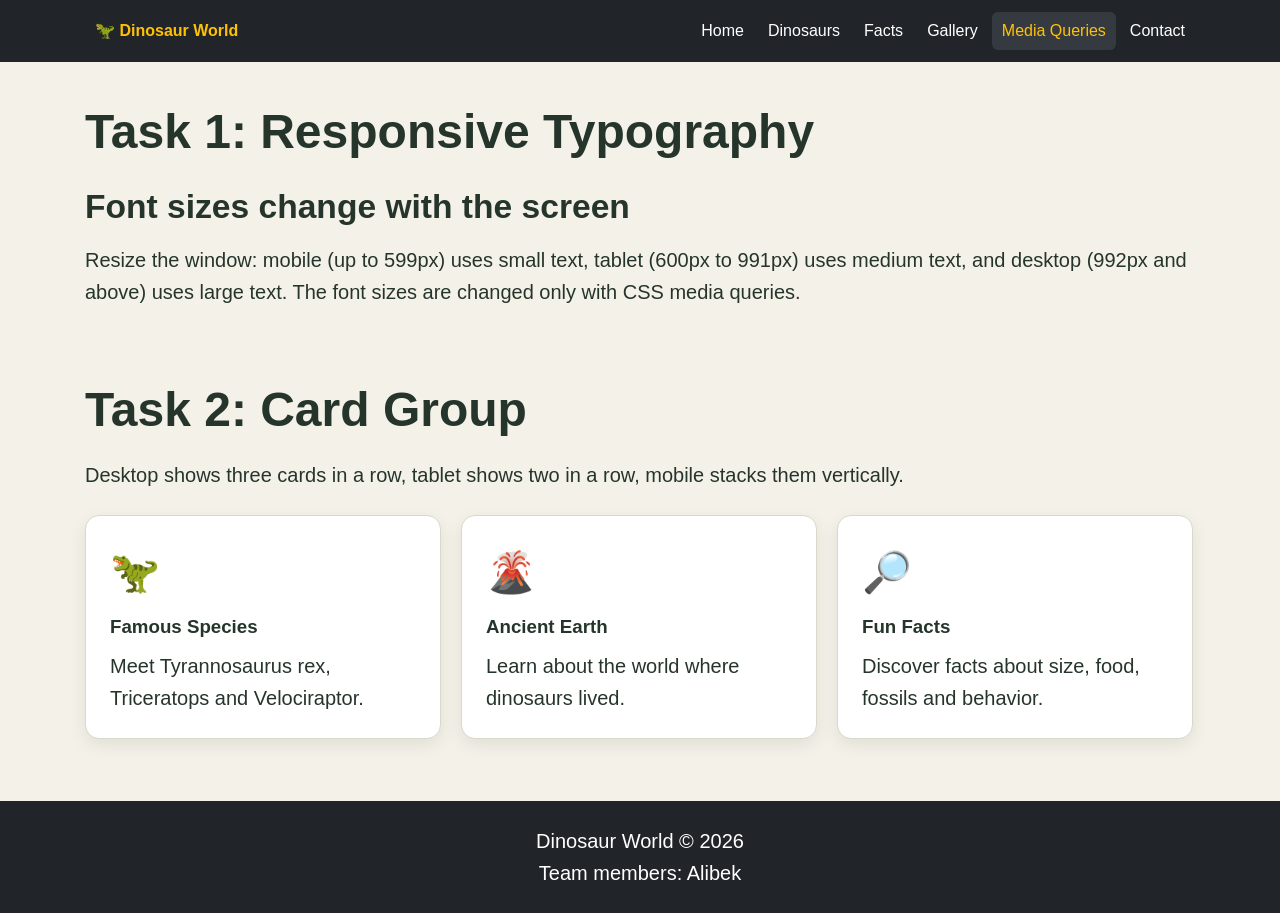
<file: dinosaur_world_bootstrap/responsive.html>
<!DOCTYPE html>
<html lang="en">
<head>
    <meta charset="UTF-8">
    <meta name="viewport" content="width=device-width, initial-scale=1">
    <title>Dinosaur World - Media Queries</title>
    <link rel="stylesheet" href="css/media.css">
<link rel="stylesheet" href="css/assignment6.css">
<script src="https://code.jquery.com/jquery-3.7.1.min.js"></script>
<script defer src="js/assignment6.js"></script>
</head>
<body>
<header class="mq-header"><nav aria-label="Main navigation"><a class="brand" href="index.html">🦖 Dinosaur World</a><div class="mq-links"><a href="index.html">Home</a><a href="dinosaurs.html">Dinosaurs</a><a href="facts.html">Facts</a><a href="gallery.html">Gallery</a><a href="responsive.html" class="active">Media Queries</a><a href="contact.html">Contact</a></div></nav></header>
<main>
    <section class="mq-section">
        <h1>Task 1: Responsive Typography</h1>
        <h2>Font sizes change with the screen</h2>
        <p>Resize the window: mobile (up to 599px) uses small text, tablet (600px to 991px) uses medium text, and desktop (992px and above) uses large text. The font sizes are changed only with CSS media queries.</p>
    </section>
    <section class="mq-section">
        <h1>Task 2: Card Group</h1>
        <p>Desktop shows three cards in a row, tablet shows two in a row, mobile stacks them vertically.</p>
        <div class="mq-cards"><article class="mq-card"><div class="mq-icon" role="img" aria-label="icon">🦖</div><h3>Famous Species</h3><p>Meet Tyrannosaurus rex, Triceratops and Velociraptor.</p></article><article class="mq-card"><div class="mq-icon" role="img" aria-label="icon">🌋</div><h3>Ancient Earth</h3><p>Learn about the world where dinosaurs lived.</p></article><article class="mq-card"><div class="mq-icon" role="img" aria-label="icon">🔎</div><h3>Fun Facts</h3><p>Discover facts about size, food, fossils and behavior.</p></article></div>
    </section>
</main>
<footer class="mq-footer"><p>Dinosaur World © 2026</p><p>Team members: Alibek</p></footer>
<div id="a6-progress" aria-hidden="true"></div>
</body>
</html>
</file>
<file: dinosaur_world_bootstrap/css/style.css>
/* Only theme colors and fixed sizes. All spacing uses Bootstrap utilities. */
.hero-dino { width: 280px; height: 280px; font-size: 9rem; background: #d9e5c6; }
.tile { height: 190px; font-size: 4.5rem; }
.tile.slide { height: 340px; font-size: 9rem; }
.tile.thumb { height: 140px; font-size: 3.5rem; }
.t1 { background: #e2c5a1; } .t2 { background: #c6d8ad; } .t3 { background: #d9c5b5; }
.t4 { background: #b9d8d0; } .t5 { background: #d9e5c6; } .t6 { background: #f0d9a1; }
.t7 { background: #cbb9d8; } .t8 { background: #b9c9d8; } .t9 { background: #d8c9b9; }
.carousel-caption { bottom: 2.5rem; }
@media (max-width: 575.98px) { .hero-dino { width: 200px; height: 200px; font-size: 6rem; } .tile.slide { height: 240px; font-size: 6rem; } }

/* Assignment 4 interactive features */
body { transition: background-color .35s ease; }
.faq-answer {max-height:0;overflow:hidden;opacity:0;transition:max-height .35s ease,opacity .35s ease;}
.faq-answer.faq-open {max-height:240px;opacity:1;}
.faq-question {width:100%;text-align:left;border:0;background:#e8f5e9;padding:16px;font-weight:700;border-radius:8px;}
.faq-item {margin-bottom:12px;}
.faq-answer p {padding:12px 16px;margin:0;}
.popup-overlay[hidden] {display:none;}
.popup-overlay {position:fixed;inset:0;background:rgba(0,0,0,.6);z-index:2000;display:flex;align-items:center;justify-content:center;padding:20px;}
.popup-box {background:white;border-radius:14px;padding:26px;width:min(100%,440px);box-shadow:0 16px 40px #0003;}
.modal-active {overflow:hidden;}

/* Assignment 5: shared interactive UI */
.a5-toolbar,.a5-panel{background:#fff;border:1px solid #d8e7dc;border-radius:18px;padding:22px;box-shadow:0 8px 25px rgba(16,74,38,.07)}
.a5-panel{max-width:860px;margin:auto;padding:32px}.a5-eyebrow{font-size:.75rem;letter-spacing:.16em;color:#218653;font-weight:800}.a5-result{border-left:4px solid #269b5a;background:#edf8f0;padding:16px;border-radius:8px;transition:transform .25s}.a5-result.a5-pop{transform:scale(1.025)}
.a5-stars{display:flex;gap:7px}.a5-stars button{font-size:2.4rem;background:none;border:0;color:#8a968d;line-height:1.2;cursor:pointer}.a5-stars button.selected{color:#dba400}.a5-stars button:focus-visible{outline:2px solid #16803f;border-radius:5px}
body.a5-dark{background:#101b18!important;color:#e6f3e9!important}body.a5-dark .a5-toolbar,body.a5-dark .a5-panel,body.a5-dark .card,body.a5-dark .popup-box{background:#1c2c26;color:#edf8f0;border-color:#3a5948}body.a5-dark .a5-result{background:#294538;color:#f0fff2}body.a5-dark .bg-success-subtle{background:#234334!important;color:#f1fff2!important}body.a5-dark .bg-white{background:#1c2c26!important}body.a5-dark .faq-question{background:#2d493a;color:#fff}body.a5-dark .text-muted{color:#d2dcd5!important}
@media(max-width:600px){.a5-panel{padding:20px}.a5-toolbar{padding:16px}}

.a5-dino-card[hidden],.a5-step[hidden],#extraInfo[hidden]{display:none!important}
</file>
<file: dinosaur_world_bootstrap/css/assignment6.css>
/* Assignment 6: jQuery */
#a6-progress{position:fixed;top:0;left:0;height:6px;width:0;background:linear-gradient(90deg,#19a96b,#ffd43b,#f76b38);z-index:99999;transition:width .1s}
.a6-lab{background:linear-gradient(135deg,#e8f7ef,#f7fbef);border:1px solid #a6dac0;border-radius:20px;padding:28px;margin:30px auto;color:#19382b}.a6-lab h2{font-weight:800}.a6-search-wrap{position:relative;max-width:620px}.a6-suggestions{position:absolute;top:100%;left:0;right:0;z-index:30;background:white;border:1px solid #ddd;border-radius:10px;box-shadow:0 8px 20px #0002;max-height:240px;overflow:auto}.a6-suggestions button{display:block;width:100%;border:0;background:white;padding:10px 14px;text-align:left}.a6-suggestions button:hover,.a6-suggestions button:focus{background:#ddf5e7}.a6-grid{display:grid;grid-template-columns:repeat(auto-fit,minmax(190px,1fr));gap:12px;margin-top:20px}.a6-item{padding:16px;border-radius:12px;background:white;border:1px solid #d3e7d9}.a6-item strong{display:block}.a6-item p{margin:6px 0}.a6-mark{background:#ffe27c;color:#172b1f;border-radius:3px;padding:0 2px}.a6-stats{display:flex;flex-wrap:wrap;gap:16px;margin:20px 0}.a6-stat{background:white;border-radius:12px;padding:18px;flex:1;min-width:140px;text-align:center}.a6-stat strong{display:block;font-size:2rem;color:#087844}.a6-copy{display:flex;gap:8px;align-items:center;flex-wrap:wrap;background:#fff;border-radius:10px;padding:12px}.a6-tooltip{font-size:.85rem;color:#087844}.a6-toast{position:fixed;bottom:22px;right:22px;z-index:9999;background:#163e2c;color:white;padding:15px 22px;border-radius:12px;box-shadow:0 10px 35px #0003}.a6-lazy-grid{display:grid;grid-template-columns:repeat(auto-fit,minmax(180px,1fr));gap:15px}.a6-lazy-grid img{width:100%;height:160px;object-fit:cover;border-radius:12px;background:#cce6d5}.a6-lazy-grid figure{margin:0}.a6-lazy-grid figcaption{font-weight:600;padding-top:6px}
</file>
<file: dinosaur_world_bootstrap/css/media.css>
/* Part 1: Media Queries only (no Bootstrap). Mobile-first. */
* { box-sizing: border-box; margin: 0; padding: 0; }
body { font-family: Arial, Helvetica, sans-serif; background: #f4f1e8; color: #26352b; line-height: 1.6; }
.mq-header { background: #212529; }
.mq-header nav { max-width: 1150px; margin: auto; padding: 12px 20px; display: flex; flex-wrap: wrap; align-items: center; justify-content: space-between; gap: 10px; }
.mq-header a { color: #fff; text-decoration: none; padding: 6px 10px; border-radius: 6px; }
.mq-header .brand { color: #ffc107; font-weight: 800; }
.mq-header a.active { color: #ffc107; background: #343a40; }
.mq-links { display: flex; flex-wrap: wrap; gap: 4px; }
.mq-section { max-width: 1150px; margin: auto; padding: 32px 20px; }
.mq-footer { background: #212529; color: #fff; text-align: center; padding: 24px 12px; margin-top: 30px; }

/* Task 1: responsive typography (mobile default) */
h1 { font-size: 1.5rem; margin-bottom: 10px; }
h2 { font-size: 1.2rem; margin-bottom: 10px; }
p  { font-size: 0.95rem; }
@media (min-width: 600px) {  /* tablet */
    h1 { font-size: 2.2rem; } h2 { font-size: 1.6rem; } p { font-size: 1.1rem; }
}
@media (min-width: 992px) {  /* desktop */
    h1 { font-size: 3rem; } h2 { font-size: 2.1rem; } p { font-size: 1.25rem; }
}

/* Task 2: card group (mobile: 1 column) */
.mq-cards { display: flex; flex-wrap: wrap; gap: 20px; margin-top: 24px; }
.mq-card { flex: 0 0 100%; background: #fff; border: 1px solid #d7d9c9; border-radius: 14px; padding: 24px; box-shadow: 0 6px 18px rgba(0,0,0,.08); }
.mq-icon { font-size: 2.5rem; }
.mq-card h3 { margin: 8px 0; }
@media (min-width: 600px) {  /* tablet: 2 per row */
    .mq-card { flex: 0 0 calc(50% - 10px); }
}
@media (min-width: 992px) {  /* desktop: 3 per row */
    .mq-card { flex: 0 0 calc(33.333% - 14px); }
}
</file>
